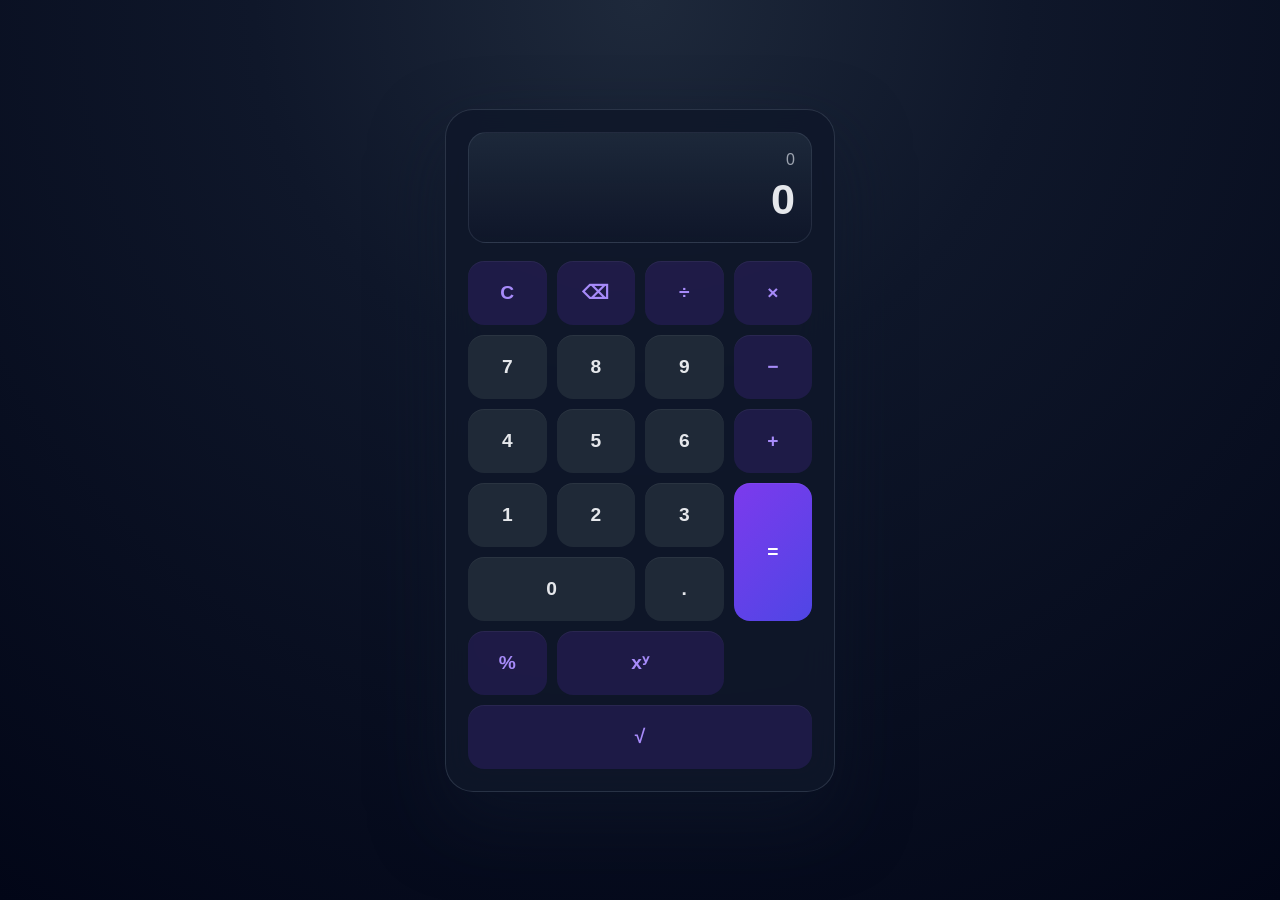
<file: static/index.html>
<!DOCTYPE html>
<html lang="en">
  <head>
    <meta charset="UTF-8" />
    <meta name="viewport" content="width=device-width, initial-scale=1.0" />
    <title>Modern Calculator</title>
    <link rel="stylesheet" href="/static/styles.css" />
  </head>
  <body>
    <main class="calculator-shell">
      <section class="calculator" aria-label="Calculator">
        <div class="display-panel">
          <div id="expression" class="expression">0</div>
          <div id="result" class="result">0</div>
        </div>

        <div class="keypad">
          <button class="action" data-action="clear">C</button>
          <button class="action" data-action="delete">⌫</button>
          <button class="operator" data-value="/">÷</button>
          <button class="operator" data-value="*">×</button>

          <button data-value="7">7</button>
          <button data-value="8">8</button>
          <button data-value="9">9</button>
          <button class="operator" data-value="-">−</button>

          <button data-value="4">4</button>
          <button data-value="5">5</button>
          <button data-value="6">6</button>
          <button class="operator" data-value="+">+</button>

          <button data-value="1">1</button>
          <button data-value="2">2</button>
          <button data-value="3">3</button>
          <button class="equals" data-action="equals">=</button>

          <button class="wide" data-value="0">0</button>
          <button data-value=".">.</button>
          <button class="operator" data-value="%">%</button>
          <button class="operator power" data-value="^" aria-label="Power">xʸ</button>
          <button class="operator root" data-action="sqrt" aria-label="Square root">√</button>
        </div>
      </section>
    </main>

    <script src="/static/app.js"></script>
  </body>
</html>
</file>
<file: static/styles.css>
:root {
  --bg: #0b1020;
  --panel: #111827;
  --panel-strong: #1f2937;
  --button: #1f2937;
  --button-hover: #374151;
  --accent: #7c3aed;
  --accent-strong: #a78bfa;
  --text: #e5e7eb;
  --muted: #9ca3af;
  --danger: #f87171;
  --shadow: rgba(15, 23, 42, 0.55);
}

* {
  box-sizing: border-box;
}

body {
  margin: 0;
  min-height: 100vh;
  display: grid;
  place-items: center;
  font-family: "Segoe UI", Tahoma, Geneva, Verdana, sans-serif;
  background: radial-gradient(circle at top, #1e293b 0%, #0f172a 35%, #020617 100%);
  color: var(--text);
}

.calculator-shell {
  width: min(92vw, 390px);
}

.calculator {
  background: rgba(15, 23, 42, 0.88);
  border: 1px solid rgba(148, 163, 184, 0.2);
  border-radius: 28px;
  box-shadow: 0 30px 70px var(--shadow);
  padding: 22px;
  backdrop-filter: blur(18px);
}

.display-panel {
  background: linear-gradient(180deg, rgba(30, 41, 59, 0.95), rgba(15, 23, 42, 0.9));
  border: 1px solid rgba(148, 163, 184, 0.15);
  border-radius: 18px;
  padding: 18px 16px;
  margin-bottom: 18px;
  min-height: 110px;
  display: flex;
  flex-direction: column;
  justify-content: space-between;
}

.expression {
  color: var(--muted);
  text-align: right;
  font-size: 1rem;
  min-height: 1.5rem;
  overflow-wrap: anywhere;
}

.result {
  text-align: right;
  font-size: clamp(2rem, 5vw, 2.7rem);
  font-weight: 700;
  overflow-wrap: anywhere;
}

.keypad {
  display: grid;
  grid-template-columns: repeat(4, minmax(0, 1fr));
  gap: 10px;
}

button {
  border: 0;
  border-radius: 16px;
  min-height: 64px;
  font-size: 1.2rem;
  font-weight: 600;
  background: var(--button);
  color: var(--text);
  cursor: pointer;
  transition: transform 0.15s ease, background 0.15s ease;
  box-shadow: inset 0 1px 0 rgba(255,255,255,0.05);
}

button:hover {
  background: var(--button-hover);
}

button:active {
  transform: translateY(1px) scale(0.99);
}

.operator, .action {
  background: rgba(124, 58, 237, 0.15);
  color: var(--accent-strong);
}

.equals {
  background: linear-gradient(135deg, var(--accent), #4f46e5);
  color: white;
  grid-row: span 2;
}

.wide {
  grid-column: span 2;
}

.power {
  grid-column: 2 / span 2;
}

.root {
  grid-column: 1 / span 4;
}

@media (max-width: 420px) {
  .calculator {
    padding: 16px;
    border-radius: 24px;
  }

  button {
    min-height: 58px;
  }
}
</file>
